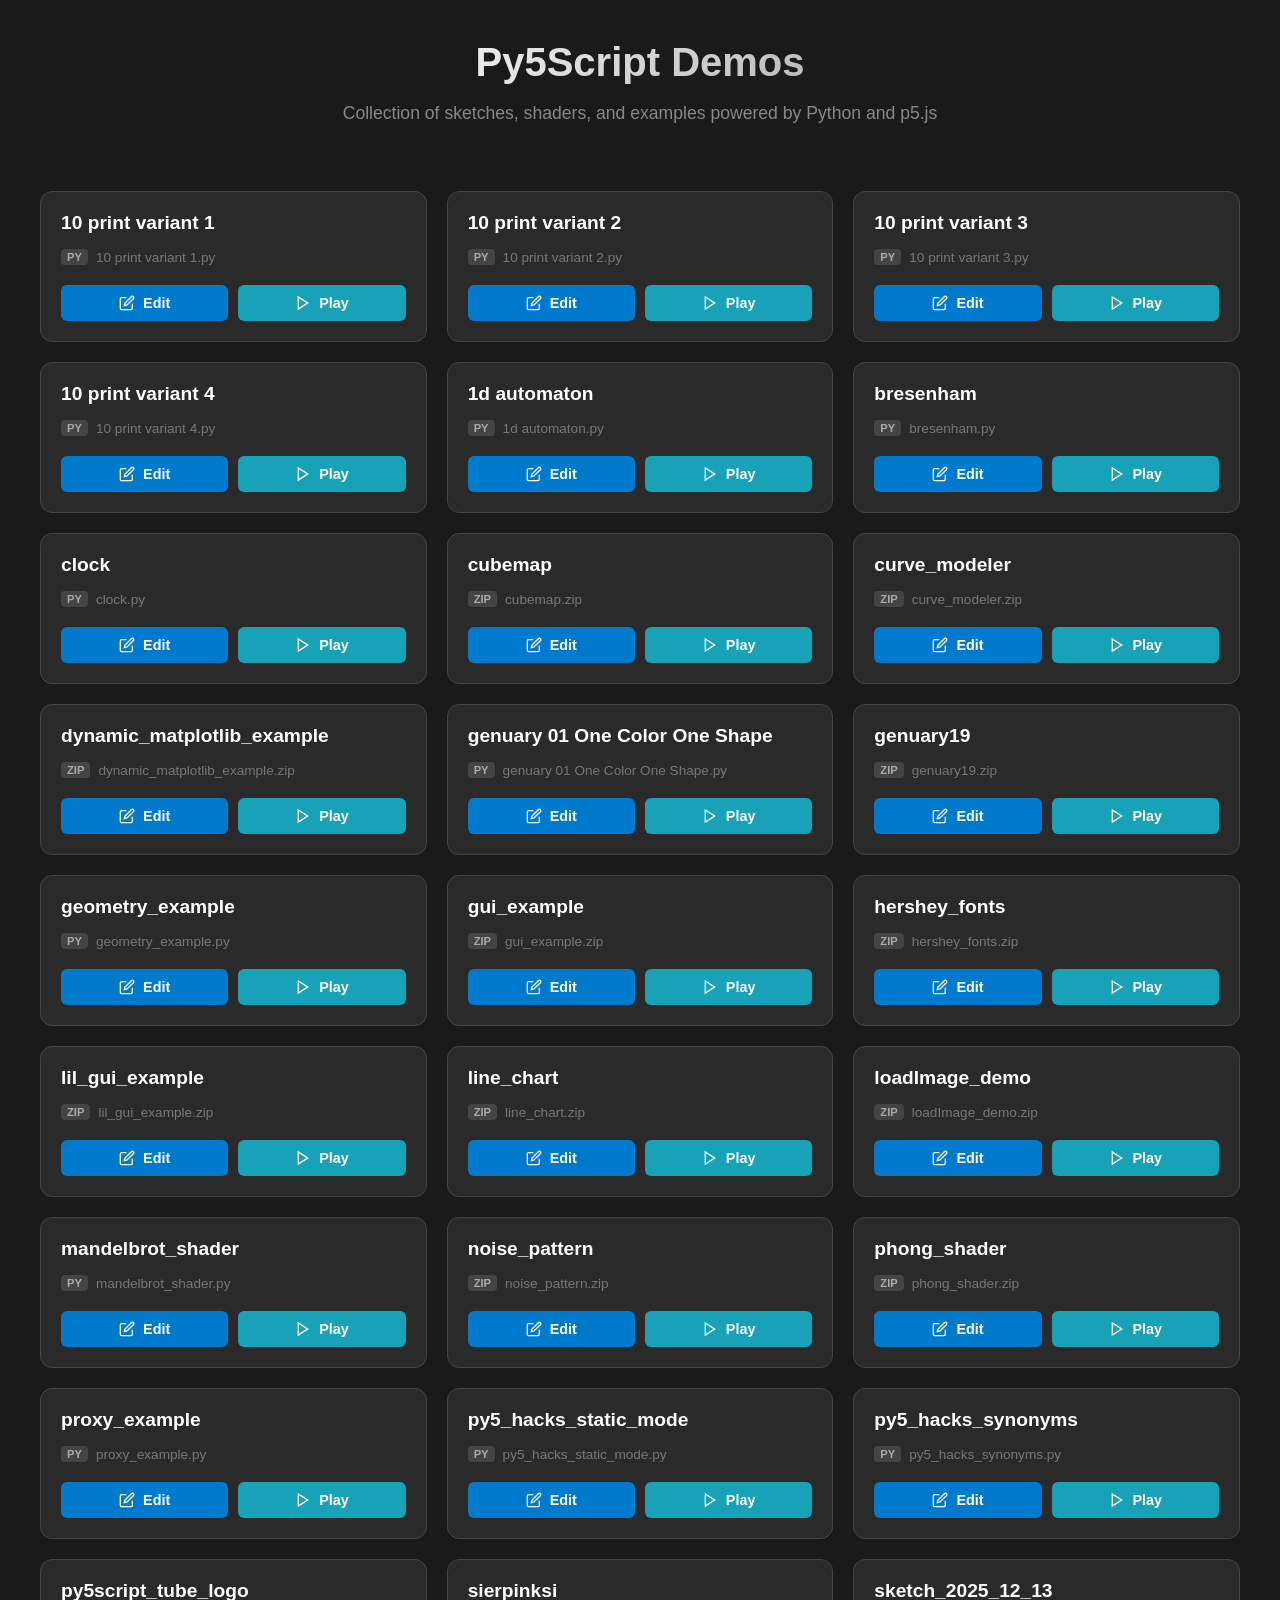
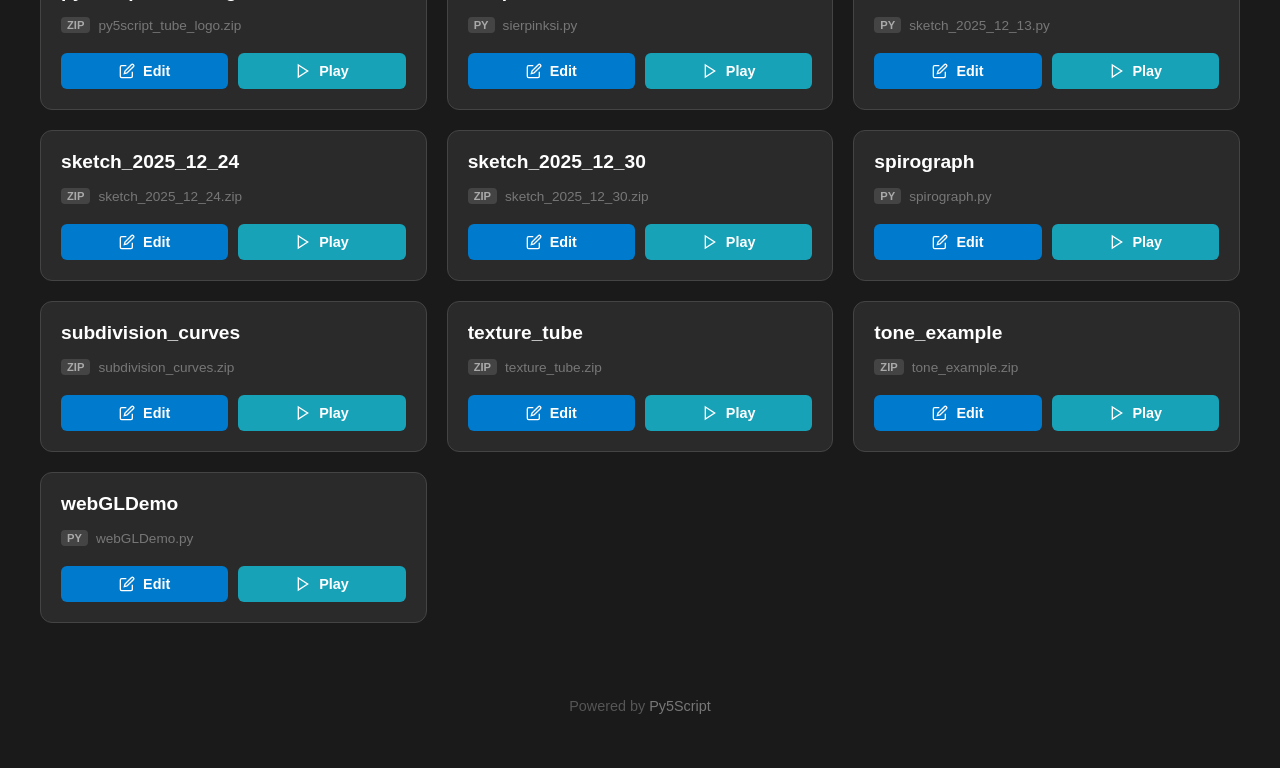
<file: demo/index.html>
<!DOCTYPE html>
<html lang="en">
<head>
    <meta charset="UTF-8">
    <meta name="viewport" content="width=device-width, initial-scale=1.0">
    <title>Py5Script Demos</title>
    <link rel="icon" type="image/x-icon" href="../favicon.ico">
    <style>
        :root {
            --bg-color: #1a1a1a;
            --card-bg: #2a2a2a;
            --text-color: #eee;
            --accent-color: #007acc;
            --view-color: #17a2b8;
            --run-color: #28a745;
            --border-color: #444;
            --hover-bg: #333;
        }

        body {
            font-family: 'Segoe UI', Roboto, Helvetica, Arial, sans-serif;
            background-color: var(--bg-color);
            color: var(--text-color);
            margin: 0;
            padding: 40px 20px;
            display: flex;
            flex-direction: column;
            align-items: center;
        }

        header {
            text-align: center;
            margin-bottom: 50px;
            max-width: 800px;
        }

        header h1 {
            font-size: 2.5rem;
            margin: 0 0 10px 0;
            background: linear-gradient(135deg, #fff 0%, #aaa 100%);
            -webkit-background-clip: text;
            -webkit-text-fill-color: transparent;
        }

        header p {
            color: #888;
            font-size: 1.1rem;
        }

        .demo-grid {
            display: grid;
            grid-template-columns: repeat(auto-fill, minmax(300px, 1fr));
            gap: 20px;
            width: 100%;
            max-width: 1200px;
        }

        .demo-card {
            background: var(--card-bg);
            border: 1px solid var(--border-color);
            border-radius: 12px;
            padding: 20px;
            transition: all 0.3s cubic-bezier(0.4, 0, 0.2, 1);
            display: flex;
            flex-direction: column;
            justify-content: space-between;
            position: relative;
            overflow: hidden;
        }

        .demo-card:hover {
            transform: translateY(-5px);
            border-color: var(--accent-color);
            box-shadow: 0 10px 20px rgba(0,0,0,0.3);
            background: var(--hover-bg);
        }

        .demo-card h3 {
            margin: 0 0 15px 0;
            font-size: 1.2rem;
            white-space: nowrap;
            overflow: hidden;
            text-overflow: ellipsis;
            color: #fff;
        }

        .demo-info {
            font-size: 0.85rem;
            color: #777;
            margin-bottom: 20px;
            display: flex;
            align-items: center;
            gap: 8px;
        }

        .file-type {
            padding: 2px 6px;
            border-radius: 4px;
            background: #444;
            color: #aaa;
            text-transform: uppercase;
            font-weight: bold;
            font-size: 0.7rem;
        }

        .actions {
            display: flex;
            gap: 10px;
        }

        .btn {
            flex: 1;
            padding: 10px;
            border-radius: 6px;
            text-decoration: none;
            font-weight: 600;
            font-size: 0.9rem;
            text-align: center;
            transition: filter 0.2s;
            display: flex;
            align-items: center;
            justify-content: center;
            gap: 8px;
        }

        .btn:hover {
            filter: brightness(1.2);
        }

        .btn-ide {
            background-color: var(--accent-color);
            color: white;
        }

        .btn-view {
            background-color: var(--view-color);
            color: white;
        }

        .icon {
            width: 16px;
            height: 16px;
            stroke: currentColor;
            fill: none;
            stroke-width: 2;
        }

        footer {
            margin-top: 60px;
            color: #555;
            font-size: 0.9rem;
        }

        footer a {
            color: #777;
            text-decoration: none;
        }

        footer a:hover {
            text-decoration: underline;
        }

        @media (max-width: 600px) {
            .demo-grid {
                grid-template-columns: 1fr;
            }
        }
    </style>
</head>
<body>

<header>
    <h1>Py5Script Demos</h1>
    <p>Collection of sketches, shaders, and examples powered by Python and p5.js</p>
</header>

<div class="demo-grid">
    <div class="demo-card">
        <h3>10 print variant 1</h3>
        <div class="demo-info">
            <span class="file-type">py</span>
            <span>10 print variant 1.py</span>
        </div>
        <div class="actions">
            <a href="../ide.html?sketch=demo/10%20print%20variant%201.py" class="btn btn-ide" title="Open in IDE">
                <svg class="icon" viewBox="0 0 24 24"><path d="M11 4H4a2 2 0 0 0-2 2v14a2 2 0 0 0 2 2h14a2 2 0 0 0 2-2v-7"></path><path d="M18.5 2.5a2.121 2.121 0 0 1 3 3L12 15l-4 1 1-4 9.5-9.5z"></path></svg>
                Edit
            </a>
            <a href="../view.html?sketch=demo/10%20print%20variant%201.py" class="btn btn-view" title="Run in View Mode">
                <svg class="icon" viewBox="0 0 24 24" fill="currentColor" stroke="none"><polygon points="5 3 19 12 5 21 5 3"></polygon></svg>
                Play
            </a>
        </div>
    </div>
    <div class="demo-card">
        <h3>10 print variant 2</h3>
        <div class="demo-info">
            <span class="file-type">py</span>
            <span>10 print variant 2.py</span>
        </div>
        <div class="actions">
            <a href="../ide.html?sketch=demo/10%20print%20variant%202.py" class="btn btn-ide" title="Open in IDE">
                <svg class="icon" viewBox="0 0 24 24"><path d="M11 4H4a2 2 0 0 0-2 2v14a2 2 0 0 0 2 2h14a2 2 0 0 0 2-2v-7"></path><path d="M18.5 2.5a2.121 2.121 0 0 1 3 3L12 15l-4 1 1-4 9.5-9.5z"></path></svg>
                Edit
            </a>
            <a href="../view.html?sketch=demo/10%20print%20variant%202.py" class="btn btn-view" title="Run in View Mode">
                <svg class="icon" viewBox="0 0 24 24" fill="currentColor" stroke="none"><polygon points="5 3 19 12 5 21 5 3"></polygon></svg>
                Play
            </a>
        </div>
    </div>
    <div class="demo-card">
        <h3>10 print variant 3</h3>
        <div class="demo-info">
            <span class="file-type">py</span>
            <span>10 print variant 3.py</span>
        </div>
        <div class="actions">
            <a href="../ide.html?sketch=demo/10%20print%20variant%203.py" class="btn btn-ide" title="Open in IDE">
                <svg class="icon" viewBox="0 0 24 24"><path d="M11 4H4a2 2 0 0 0-2 2v14a2 2 0 0 0 2 2h14a2 2 0 0 0 2-2v-7"></path><path d="M18.5 2.5a2.121 2.121 0 0 1 3 3L12 15l-4 1 1-4 9.5-9.5z"></path></svg>
                Edit
            </a>
            <a href="../view.html?sketch=demo/10%20print%20variant%203.py" class="btn btn-view" title="Run in View Mode">
                <svg class="icon" viewBox="0 0 24 24" fill="currentColor" stroke="none"><polygon points="5 3 19 12 5 21 5 3"></polygon></svg>
                Play
            </a>
        </div>
    </div>
    <div class="demo-card">
        <h3>10 print variant 4</h3>
        <div class="demo-info">
            <span class="file-type">py</span>
            <span>10 print variant 4.py</span>
        </div>
        <div class="actions">
            <a href="../ide.html?sketch=demo/10%20print%20variant%204.py" class="btn btn-ide" title="Open in IDE">
                <svg class="icon" viewBox="0 0 24 24"><path d="M11 4H4a2 2 0 0 0-2 2v14a2 2 0 0 0 2 2h14a2 2 0 0 0 2-2v-7"></path><path d="M18.5 2.5a2.121 2.121 0 0 1 3 3L12 15l-4 1 1-4 9.5-9.5z"></path></svg>
                Edit
            </a>
            <a href="../view.html?sketch=demo/10%20print%20variant%204.py" class="btn btn-view" title="Run in View Mode">
                <svg class="icon" viewBox="0 0 24 24" fill="currentColor" stroke="none"><polygon points="5 3 19 12 5 21 5 3"></polygon></svg>
                Play
            </a>
        </div>
    </div>
    <div class="demo-card">
        <h3>1d automaton</h3>
        <div class="demo-info">
            <span class="file-type">py</span>
            <span>1d automaton.py</span>
        </div>
        <div class="actions">
            <a href="../ide.html?sketch=demo/1d%20automaton.py" class="btn btn-ide" title="Open in IDE">
                <svg class="icon" viewBox="0 0 24 24"><path d="M11 4H4a2 2 0 0 0-2 2v14a2 2 0 0 0 2 2h14a2 2 0 0 0 2-2v-7"></path><path d="M18.5 2.5a2.121 2.121 0 0 1 3 3L12 15l-4 1 1-4 9.5-9.5z"></path></svg>
                Edit
            </a>
            <a href="../view.html?sketch=demo/1d%20automaton.py" class="btn btn-view" title="Run in View Mode">
                <svg class="icon" viewBox="0 0 24 24" fill="currentColor" stroke="none"><polygon points="5 3 19 12 5 21 5 3"></polygon></svg>
                Play
            </a>
        </div>
    </div>
    <div class="demo-card">
        <h3>bresenham</h3>
        <div class="demo-info">
            <span class="file-type">py</span>
            <span>bresenham.py</span>
        </div>
        <div class="actions">
            <a href="../ide.html?sketch=demo/bresenham.py" class="btn btn-ide" title="Open in IDE">
                <svg class="icon" viewBox="0 0 24 24"><path d="M11 4H4a2 2 0 0 0-2 2v14a2 2 0 0 0 2 2h14a2 2 0 0 0 2-2v-7"></path><path d="M18.5 2.5a2.121 2.121 0 0 1 3 3L12 15l-4 1 1-4 9.5-9.5z"></path></svg>
                Edit
            </a>
            <a href="../view.html?sketch=demo/bresenham.py" class="btn btn-view" title="Run in View Mode">
                <svg class="icon" viewBox="0 0 24 24" fill="currentColor" stroke="none"><polygon points="5 3 19 12 5 21 5 3"></polygon></svg>
                Play
            </a>
        </div>
    </div>
    <div class="demo-card">
        <h3>clock</h3>
        <div class="demo-info">
            <span class="file-type">py</span>
            <span>clock.py</span>
        </div>
        <div class="actions">
            <a href="../ide.html?sketch=demo/clock.py" class="btn btn-ide" title="Open in IDE">
                <svg class="icon" viewBox="0 0 24 24"><path d="M11 4H4a2 2 0 0 0-2 2v14a2 2 0 0 0 2 2h14a2 2 0 0 0 2-2v-7"></path><path d="M18.5 2.5a2.121 2.121 0 0 1 3 3L12 15l-4 1 1-4 9.5-9.5z"></path></svg>
                Edit
            </a>
            <a href="../view.html?sketch=demo/clock.py" class="btn btn-view" title="Run in View Mode">
                <svg class="icon" viewBox="0 0 24 24" fill="currentColor" stroke="none"><polygon points="5 3 19 12 5 21 5 3"></polygon></svg>
                Play
            </a>
        </div>
    </div>
    <div class="demo-card">
        <h3>cubemap</h3>
        <div class="demo-info">
            <span class="file-type">zip</span>
            <span>cubemap.zip</span>
        </div>
        <div class="actions">
            <a href="../ide.html?sketch=demo/cubemap.zip" class="btn btn-ide" title="Open in IDE">
                <svg class="icon" viewBox="0 0 24 24"><path d="M11 4H4a2 2 0 0 0-2 2v14a2 2 0 0 0 2 2h14a2 2 0 0 0 2-2v-7"></path><path d="M18.5 2.5a2.121 2.121 0 0 1 3 3L12 15l-4 1 1-4 9.5-9.5z"></path></svg>
                Edit
            </a>
            <a href="../view.html?sketch=demo/cubemap.zip" class="btn btn-view" title="Run in View Mode">
                <svg class="icon" viewBox="0 0 24 24" fill="currentColor" stroke="none"><polygon points="5 3 19 12 5 21 5 3"></polygon></svg>
                Play
            </a>
        </div>
    </div>
    <div class="demo-card">
        <h3>curve_modeler</h3>
        <div class="demo-info">
            <span class="file-type">zip</span>
            <span>curve_modeler.zip</span>
        </div>
        <div class="actions">
            <a href="../ide.html?sketch=demo/curve_modeler.zip" class="btn btn-ide" title="Open in IDE">
                <svg class="icon" viewBox="0 0 24 24"><path d="M11 4H4a2 2 0 0 0-2 2v14a2 2 0 0 0 2 2h14a2 2 0 0 0 2-2v-7"></path><path d="M18.5 2.5a2.121 2.121 0 0 1 3 3L12 15l-4 1 1-4 9.5-9.5z"></path></svg>
                Edit
            </a>
            <a href="../view.html?sketch=demo/curve_modeler.zip" class="btn btn-view" title="Run in View Mode">
                <svg class="icon" viewBox="0 0 24 24" fill="currentColor" stroke="none"><polygon points="5 3 19 12 5 21 5 3"></polygon></svg>
                Play
            </a>
        </div>
    </div>
    <div class="demo-card">
        <h3>dynamic_matplotlib_example</h3>
        <div class="demo-info">
            <span class="file-type">zip</span>
            <span>dynamic_matplotlib_example.zip</span>
        </div>
        <div class="actions">
            <a href="../ide.html?sketch=demo/dynamic_matplotlib_example.zip" class="btn btn-ide" title="Open in IDE">
                <svg class="icon" viewBox="0 0 24 24"><path d="M11 4H4a2 2 0 0 0-2 2v14a2 2 0 0 0 2 2h14a2 2 0 0 0 2-2v-7"></path><path d="M18.5 2.5a2.121 2.121 0 0 1 3 3L12 15l-4 1 1-4 9.5-9.5z"></path></svg>
                Edit
            </a>
            <a href="../view.html?sketch=demo/dynamic_matplotlib_example.zip" class="btn btn-view" title="Run in View Mode">
                <svg class="icon" viewBox="0 0 24 24" fill="currentColor" stroke="none"><polygon points="5 3 19 12 5 21 5 3"></polygon></svg>
                Play
            </a>
        </div>
    </div>
    <div class="demo-card">
        <h3>genuary 01 One Color One Shape</h3>
        <div class="demo-info">
            <span class="file-type">py</span>
            <span>genuary 01 One Color One Shape.py</span>
        </div>
        <div class="actions">
            <a href="../ide.html?sketch=demo/genuary%2001%20One%20Color%20One%20Shape.py" class="btn btn-ide" title="Open in IDE">
                <svg class="icon" viewBox="0 0 24 24"><path d="M11 4H4a2 2 0 0 0-2 2v14a2 2 0 0 0 2 2h14a2 2 0 0 0 2-2v-7"></path><path d="M18.5 2.5a2.121 2.121 0 0 1 3 3L12 15l-4 1 1-4 9.5-9.5z"></path></svg>
                Edit
            </a>
            <a href="../view.html?sketch=demo/genuary%2001%20One%20Color%20One%20Shape.py" class="btn btn-view" title="Run in View Mode">
                <svg class="icon" viewBox="0 0 24 24" fill="currentColor" stroke="none"><polygon points="5 3 19 12 5 21 5 3"></polygon></svg>
                Play
            </a>
        </div>
    </div>
    <div class="demo-card">
        <h3>genuary19</h3>
        <div class="demo-info">
            <span class="file-type">zip</span>
            <span>genuary19.zip</span>
        </div>
        <div class="actions">
            <a href="../ide.html?sketch=demo/genuary19.zip" class="btn btn-ide" title="Open in IDE">
                <svg class="icon" viewBox="0 0 24 24"><path d="M11 4H4a2 2 0 0 0-2 2v14a2 2 0 0 0 2 2h14a2 2 0 0 0 2-2v-7"></path><path d="M18.5 2.5a2.121 2.121 0 0 1 3 3L12 15l-4 1 1-4 9.5-9.5z"></path></svg>
                Edit
            </a>
            <a href="../view.html?sketch=demo/genuary19.zip" class="btn btn-view" title="Run in View Mode">
                <svg class="icon" viewBox="0 0 24 24" fill="currentColor" stroke="none"><polygon points="5 3 19 12 5 21 5 3"></polygon></svg>
                Play
            </a>
        </div>
    </div>
    <div class="demo-card">
        <h3>geometry_example</h3>
        <div class="demo-info">
            <span class="file-type">py</span>
            <span>geometry_example.py</span>
        </div>
        <div class="actions">
            <a href="../ide.html?sketch=demo/geometry_example.py" class="btn btn-ide" title="Open in IDE">
                <svg class="icon" viewBox="0 0 24 24"><path d="M11 4H4a2 2 0 0 0-2 2v14a2 2 0 0 0 2 2h14a2 2 0 0 0 2-2v-7"></path><path d="M18.5 2.5a2.121 2.121 0 0 1 3 3L12 15l-4 1 1-4 9.5-9.5z"></path></svg>
                Edit
            </a>
            <a href="../view.html?sketch=demo/geometry_example.py" class="btn btn-view" title="Run in View Mode">
                <svg class="icon" viewBox="0 0 24 24" fill="currentColor" stroke="none"><polygon points="5 3 19 12 5 21 5 3"></polygon></svg>
                Play
            </a>
        </div>
    </div>
    <div class="demo-card">
        <h3>gui_example</h3>
        <div class="demo-info">
            <span class="file-type">zip</span>
            <span>gui_example.zip</span>
        </div>
        <div class="actions">
            <a href="../ide.html?sketch=demo/gui_example.zip" class="btn btn-ide" title="Open in IDE">
                <svg class="icon" viewBox="0 0 24 24"><path d="M11 4H4a2 2 0 0 0-2 2v14a2 2 0 0 0 2 2h14a2 2 0 0 0 2-2v-7"></path><path d="M18.5 2.5a2.121 2.121 0 0 1 3 3L12 15l-4 1 1-4 9.5-9.5z"></path></svg>
                Edit
            </a>
            <a href="../view.html?sketch=demo/gui_example.zip" class="btn btn-view" title="Run in View Mode">
                <svg class="icon" viewBox="0 0 24 24" fill="currentColor" stroke="none"><polygon points="5 3 19 12 5 21 5 3"></polygon></svg>
                Play
            </a>
        </div>
    </div>
    <div class="demo-card">
        <h3>hershey_fonts</h3>
        <div class="demo-info">
            <span class="file-type">zip</span>
            <span>hershey_fonts.zip</span>
        </div>
        <div class="actions">
            <a href="../ide.html?sketch=demo/hershey_fonts.zip" class="btn btn-ide" title="Open in IDE">
                <svg class="icon" viewBox="0 0 24 24"><path d="M11 4H4a2 2 0 0 0-2 2v14a2 2 0 0 0 2 2h14a2 2 0 0 0 2-2v-7"></path><path d="M18.5 2.5a2.121 2.121 0 0 1 3 3L12 15l-4 1 1-4 9.5-9.5z"></path></svg>
                Edit
            </a>
            <a href="../view.html?sketch=demo/hershey_fonts.zip" class="btn btn-view" title="Run in View Mode">
                <svg class="icon" viewBox="0 0 24 24" fill="currentColor" stroke="none"><polygon points="5 3 19 12 5 21 5 3"></polygon></svg>
                Play
            </a>
        </div>
    </div>
    <div class="demo-card">
        <h3>lil_gui_example</h3>
        <div class="demo-info">
            <span class="file-type">zip</span>
            <span>lil_gui_example.zip</span>
        </div>
        <div class="actions">
            <a href="../ide.html?sketch=demo/lil_gui_example.zip" class="btn btn-ide" title="Open in IDE">
                <svg class="icon" viewBox="0 0 24 24"><path d="M11 4H4a2 2 0 0 0-2 2v14a2 2 0 0 0 2 2h14a2 2 0 0 0 2-2v-7"></path><path d="M18.5 2.5a2.121 2.121 0 0 1 3 3L12 15l-4 1 1-4 9.5-9.5z"></path></svg>
                Edit
            </a>
            <a href="../view.html?sketch=demo/lil_gui_example.zip" class="btn btn-view" title="Run in View Mode">
                <svg class="icon" viewBox="0 0 24 24" fill="currentColor" stroke="none"><polygon points="5 3 19 12 5 21 5 3"></polygon></svg>
                Play
            </a>
        </div>
    </div>
    <div class="demo-card">
        <h3>line_chart</h3>
        <div class="demo-info">
            <span class="file-type">zip</span>
            <span>line_chart.zip</span>
        </div>
        <div class="actions">
            <a href="../ide.html?sketch=demo/line_chart.zip" class="btn btn-ide" title="Open in IDE">
                <svg class="icon" viewBox="0 0 24 24"><path d="M11 4H4a2 2 0 0 0-2 2v14a2 2 0 0 0 2 2h14a2 2 0 0 0 2-2v-7"></path><path d="M18.5 2.5a2.121 2.121 0 0 1 3 3L12 15l-4 1 1-4 9.5-9.5z"></path></svg>
                Edit
            </a>
            <a href="../view.html?sketch=demo/line_chart.zip" class="btn btn-view" title="Run in View Mode">
                <svg class="icon" viewBox="0 0 24 24" fill="currentColor" stroke="none"><polygon points="5 3 19 12 5 21 5 3"></polygon></svg>
                Play
            </a>
        </div>
    </div>
    <div class="demo-card">
        <h3>loadImage_demo</h3>
        <div class="demo-info">
            <span class="file-type">zip</span>
            <span>loadImage_demo.zip</span>
        </div>
        <div class="actions">
            <a href="../ide.html?sketch=demo/loadImage_demo.zip" class="btn btn-ide" title="Open in IDE">
                <svg class="icon" viewBox="0 0 24 24"><path d="M11 4H4a2 2 0 0 0-2 2v14a2 2 0 0 0 2 2h14a2 2 0 0 0 2-2v-7"></path><path d="M18.5 2.5a2.121 2.121 0 0 1 3 3L12 15l-4 1 1-4 9.5-9.5z"></path></svg>
                Edit
            </a>
            <a href="../view.html?sketch=demo/loadImage_demo.zip" class="btn btn-view" title="Run in View Mode">
                <svg class="icon" viewBox="0 0 24 24" fill="currentColor" stroke="none"><polygon points="5 3 19 12 5 21 5 3"></polygon></svg>
                Play
            </a>
        </div>
    </div>
    <div class="demo-card">
        <h3>mandelbrot_shader</h3>
        <div class="demo-info">
            <span class="file-type">py</span>
            <span>mandelbrot_shader.py</span>
        </div>
        <div class="actions">
            <a href="../ide.html?sketch=demo/mandelbrot_shader.py" class="btn btn-ide" title="Open in IDE">
                <svg class="icon" viewBox="0 0 24 24"><path d="M11 4H4a2 2 0 0 0-2 2v14a2 2 0 0 0 2 2h14a2 2 0 0 0 2-2v-7"></path><path d="M18.5 2.5a2.121 2.121 0 0 1 3 3L12 15l-4 1 1-4 9.5-9.5z"></path></svg>
                Edit
            </a>
            <a href="../view.html?sketch=demo/mandelbrot_shader.py" class="btn btn-view" title="Run in View Mode">
                <svg class="icon" viewBox="0 0 24 24" fill="currentColor" stroke="none"><polygon points="5 3 19 12 5 21 5 3"></polygon></svg>
                Play
            </a>
        </div>
    </div>
    <div class="demo-card">
        <h3>noise_pattern</h3>
        <div class="demo-info">
            <span class="file-type">zip</span>
            <span>noise_pattern.zip</span>
        </div>
        <div class="actions">
            <a href="../ide.html?sketch=demo/noise_pattern.zip" class="btn btn-ide" title="Open in IDE">
                <svg class="icon" viewBox="0 0 24 24"><path d="M11 4H4a2 2 0 0 0-2 2v14a2 2 0 0 0 2 2h14a2 2 0 0 0 2-2v-7"></path><path d="M18.5 2.5a2.121 2.121 0 0 1 3 3L12 15l-4 1 1-4 9.5-9.5z"></path></svg>
                Edit
            </a>
            <a href="../view.html?sketch=demo/noise_pattern.zip" class="btn btn-view" title="Run in View Mode">
                <svg class="icon" viewBox="0 0 24 24" fill="currentColor" stroke="none"><polygon points="5 3 19 12 5 21 5 3"></polygon></svg>
                Play
            </a>
        </div>
    </div>
    <div class="demo-card">
        <h3>phong_shader</h3>
        <div class="demo-info">
            <span class="file-type">zip</span>
            <span>phong_shader.zip</span>
        </div>
        <div class="actions">
            <a href="../ide.html?sketch=demo/phong_shader.zip" class="btn btn-ide" title="Open in IDE">
                <svg class="icon" viewBox="0 0 24 24"><path d="M11 4H4a2 2 0 0 0-2 2v14a2 2 0 0 0 2 2h14a2 2 0 0 0 2-2v-7"></path><path d="M18.5 2.5a2.121 2.121 0 0 1 3 3L12 15l-4 1 1-4 9.5-9.5z"></path></svg>
                Edit
            </a>
            <a href="../view.html?sketch=demo/phong_shader.zip" class="btn btn-view" title="Run in View Mode">
                <svg class="icon" viewBox="0 0 24 24" fill="currentColor" stroke="none"><polygon points="5 3 19 12 5 21 5 3"></polygon></svg>
                Play
            </a>
        </div>
    </div>
    <div class="demo-card">
        <h3>proxy_example</h3>
        <div class="demo-info">
            <span class="file-type">py</span>
            <span>proxy_example.py</span>
        </div>
        <div class="actions">
            <a href="../ide.html?sketch=demo/proxy_example.py" class="btn btn-ide" title="Open in IDE">
                <svg class="icon" viewBox="0 0 24 24"><path d="M11 4H4a2 2 0 0 0-2 2v14a2 2 0 0 0 2 2h14a2 2 0 0 0 2-2v-7"></path><path d="M18.5 2.5a2.121 2.121 0 0 1 3 3L12 15l-4 1 1-4 9.5-9.5z"></path></svg>
                Edit
            </a>
            <a href="../view.html?sketch=demo/proxy_example.py" class="btn btn-view" title="Run in View Mode">
                <svg class="icon" viewBox="0 0 24 24" fill="currentColor" stroke="none"><polygon points="5 3 19 12 5 21 5 3"></polygon></svg>
                Play
            </a>
        </div>
    </div>
    <div class="demo-card">
        <h3>py5_hacks_static_mode</h3>
        <div class="demo-info">
            <span class="file-type">py</span>
            <span>py5_hacks_static_mode.py</span>
        </div>
        <div class="actions">
            <a href="../ide.html?sketch=demo/py5_hacks_static_mode.py" class="btn btn-ide" title="Open in IDE">
                <svg class="icon" viewBox="0 0 24 24"><path d="M11 4H4a2 2 0 0 0-2 2v14a2 2 0 0 0 2 2h14a2 2 0 0 0 2-2v-7"></path><path d="M18.5 2.5a2.121 2.121 0 0 1 3 3L12 15l-4 1 1-4 9.5-9.5z"></path></svg>
                Edit
            </a>
            <a href="../view.html?sketch=demo/py5_hacks_static_mode.py" class="btn btn-view" title="Run in View Mode">
                <svg class="icon" viewBox="0 0 24 24" fill="currentColor" stroke="none"><polygon points="5 3 19 12 5 21 5 3"></polygon></svg>
                Play
            </a>
        </div>
    </div>
    <div class="demo-card">
        <h3>py5_hacks_synonyms</h3>
        <div class="demo-info">
            <span class="file-type">py</span>
            <span>py5_hacks_synonyms.py</span>
        </div>
        <div class="actions">
            <a href="../ide.html?sketch=demo/py5_hacks_synonyms.py" class="btn btn-ide" title="Open in IDE">
                <svg class="icon" viewBox="0 0 24 24"><path d="M11 4H4a2 2 0 0 0-2 2v14a2 2 0 0 0 2 2h14a2 2 0 0 0 2-2v-7"></path><path d="M18.5 2.5a2.121 2.121 0 0 1 3 3L12 15l-4 1 1-4 9.5-9.5z"></path></svg>
                Edit
            </a>
            <a href="../view.html?sketch=demo/py5_hacks_synonyms.py" class="btn btn-view" title="Run in View Mode">
                <svg class="icon" viewBox="0 0 24 24" fill="currentColor" stroke="none"><polygon points="5 3 19 12 5 21 5 3"></polygon></svg>
                Play
            </a>
        </div>
    </div>
    <div class="demo-card">
        <h3>py5script_tube_logo</h3>
        <div class="demo-info">
            <span class="file-type">zip</span>
            <span>py5script_tube_logo.zip</span>
        </div>
        <div class="actions">
            <a href="../ide.html?sketch=demo/py5script_tube_logo.zip" class="btn btn-ide" title="Open in IDE">
                <svg class="icon" viewBox="0 0 24 24"><path d="M11 4H4a2 2 0 0 0-2 2v14a2 2 0 0 0 2 2h14a2 2 0 0 0 2-2v-7"></path><path d="M18.5 2.5a2.121 2.121 0 0 1 3 3L12 15l-4 1 1-4 9.5-9.5z"></path></svg>
                Edit
            </a>
            <a href="../view.html?sketch=demo/py5script_tube_logo.zip" class="btn btn-view" title="Run in View Mode">
                <svg class="icon" viewBox="0 0 24 24" fill="currentColor" stroke="none"><polygon points="5 3 19 12 5 21 5 3"></polygon></svg>
                Play
            </a>
        </div>
    </div>
    <div class="demo-card">
        <h3>sierpinksi</h3>
        <div class="demo-info">
            <span class="file-type">py</span>
            <span>sierpinksi.py</span>
        </div>
        <div class="actions">
            <a href="../ide.html?sketch=demo/sierpinksi.py" class="btn btn-ide" title="Open in IDE">
                <svg class="icon" viewBox="0 0 24 24"><path d="M11 4H4a2 2 0 0 0-2 2v14a2 2 0 0 0 2 2h14a2 2 0 0 0 2-2v-7"></path><path d="M18.5 2.5a2.121 2.121 0 0 1 3 3L12 15l-4 1 1-4 9.5-9.5z"></path></svg>
                Edit
            </a>
            <a href="../view.html?sketch=demo/sierpinksi.py" class="btn btn-view" title="Run in View Mode">
                <svg class="icon" viewBox="0 0 24 24" fill="currentColor" stroke="none"><polygon points="5 3 19 12 5 21 5 3"></polygon></svg>
                Play
            </a>
        </div>
    </div>
    <div class="demo-card">
        <h3>sketch_2025_12_13</h3>
        <div class="demo-info">
            <span class="file-type">py</span>
            <span>sketch_2025_12_13.py</span>
        </div>
        <div class="actions">
            <a href="../ide.html?sketch=demo/sketch_2025_12_13.py" class="btn btn-ide" title="Open in IDE">
                <svg class="icon" viewBox="0 0 24 24"><path d="M11 4H4a2 2 0 0 0-2 2v14a2 2 0 0 0 2 2h14a2 2 0 0 0 2-2v-7"></path><path d="M18.5 2.5a2.121 2.121 0 0 1 3 3L12 15l-4 1 1-4 9.5-9.5z"></path></svg>
                Edit
            </a>
            <a href="../view.html?sketch=demo/sketch_2025_12_13.py" class="btn btn-view" title="Run in View Mode">
                <svg class="icon" viewBox="0 0 24 24" fill="currentColor" stroke="none"><polygon points="5 3 19 12 5 21 5 3"></polygon></svg>
                Play
            </a>
        </div>
    </div>
    <div class="demo-card">
        <h3>sketch_2025_12_24</h3>
        <div class="demo-info">
            <span class="file-type">zip</span>
            <span>sketch_2025_12_24.zip</span>
        </div>
        <div class="actions">
            <a href="../ide.html?sketch=demo/sketch_2025_12_24.zip" class="btn btn-ide" title="Open in IDE">
                <svg class="icon" viewBox="0 0 24 24"><path d="M11 4H4a2 2 0 0 0-2 2v14a2 2 0 0 0 2 2h14a2 2 0 0 0 2-2v-7"></path><path d="M18.5 2.5a2.121 2.121 0 0 1 3 3L12 15l-4 1 1-4 9.5-9.5z"></path></svg>
                Edit
            </a>
            <a href="../view.html?sketch=demo/sketch_2025_12_24.zip" class="btn btn-view" title="Run in View Mode">
                <svg class="icon" viewBox="0 0 24 24" fill="currentColor" stroke="none"><polygon points="5 3 19 12 5 21 5 3"></polygon></svg>
                Play
            </a>
        </div>
    </div>
    <div class="demo-card">
        <h3>sketch_2025_12_30</h3>
        <div class="demo-info">
            <span class="file-type">zip</span>
            <span>sketch_2025_12_30.zip</span>
        </div>
        <div class="actions">
            <a href="../ide.html?sketch=demo/sketch_2025_12_30.zip" class="btn btn-ide" title="Open in IDE">
                <svg class="icon" viewBox="0 0 24 24"><path d="M11 4H4a2 2 0 0 0-2 2v14a2 2 0 0 0 2 2h14a2 2 0 0 0 2-2v-7"></path><path d="M18.5 2.5a2.121 2.121 0 0 1 3 3L12 15l-4 1 1-4 9.5-9.5z"></path></svg>
                Edit
            </a>
            <a href="../view.html?sketch=demo/sketch_2025_12_30.zip" class="btn btn-view" title="Run in View Mode">
                <svg class="icon" viewBox="0 0 24 24" fill="currentColor" stroke="none"><polygon points="5 3 19 12 5 21 5 3"></polygon></svg>
                Play
            </a>
        </div>
    </div>
    <div class="demo-card">
        <h3>spirograph</h3>
        <div class="demo-info">
            <span class="file-type">py</span>
            <span>spirograph.py</span>
        </div>
        <div class="actions">
            <a href="../ide.html?sketch=demo/spirograph.py" class="btn btn-ide" title="Open in IDE">
                <svg class="icon" viewBox="0 0 24 24"><path d="M11 4H4a2 2 0 0 0-2 2v14a2 2 0 0 0 2 2h14a2 2 0 0 0 2-2v-7"></path><path d="M18.5 2.5a2.121 2.121 0 0 1 3 3L12 15l-4 1 1-4 9.5-9.5z"></path></svg>
                Edit
            </a>
            <a href="../view.html?sketch=demo/spirograph.py" class="btn btn-view" title="Run in View Mode">
                <svg class="icon" viewBox="0 0 24 24" fill="currentColor" stroke="none"><polygon points="5 3 19 12 5 21 5 3"></polygon></svg>
                Play
            </a>
        </div>
    </div>
    <div class="demo-card">
        <h3>subdivision_curves</h3>
        <div class="demo-info">
            <span class="file-type">zip</span>
            <span>subdivision_curves.zip</span>
        </div>
        <div class="actions">
            <a href="../ide.html?sketch=demo/subdivision_curves.zip" class="btn btn-ide" title="Open in IDE">
                <svg class="icon" viewBox="0 0 24 24"><path d="M11 4H4a2 2 0 0 0-2 2v14a2 2 0 0 0 2 2h14a2 2 0 0 0 2-2v-7"></path><path d="M18.5 2.5a2.121 2.121 0 0 1 3 3L12 15l-4 1 1-4 9.5-9.5z"></path></svg>
                Edit
            </a>
            <a href="../view.html?sketch=demo/subdivision_curves.zip" class="btn btn-view" title="Run in View Mode">
                <svg class="icon" viewBox="0 0 24 24" fill="currentColor" stroke="none"><polygon points="5 3 19 12 5 21 5 3"></polygon></svg>
                Play
            </a>
        </div>
    </div>
    <div class="demo-card">
        <h3>texture_tube</h3>
        <div class="demo-info">
            <span class="file-type">zip</span>
            <span>texture_tube.zip</span>
        </div>
        <div class="actions">
            <a href="../ide.html?sketch=demo/texture_tube.zip" class="btn btn-ide" title="Open in IDE">
                <svg class="icon" viewBox="0 0 24 24"><path d="M11 4H4a2 2 0 0 0-2 2v14a2 2 0 0 0 2 2h14a2 2 0 0 0 2-2v-7"></path><path d="M18.5 2.5a2.121 2.121 0 0 1 3 3L12 15l-4 1 1-4 9.5-9.5z"></path></svg>
                Edit
            </a>
            <a href="../view.html?sketch=demo/texture_tube.zip" class="btn btn-view" title="Run in View Mode">
                <svg class="icon" viewBox="0 0 24 24" fill="currentColor" stroke="none"><polygon points="5 3 19 12 5 21 5 3"></polygon></svg>
                Play
            </a>
        </div>
    </div>
    <div class="demo-card">
        <h3>tone_example</h3>
        <div class="demo-info">
            <span class="file-type">zip</span>
            <span>tone_example.zip</span>
        </div>
        <div class="actions">
            <a href="../ide.html?sketch=demo/tone_example.zip" class="btn btn-ide" title="Open in IDE">
                <svg class="icon" viewBox="0 0 24 24"><path d="M11 4H4a2 2 0 0 0-2 2v14a2 2 0 0 0 2 2h14a2 2 0 0 0 2-2v-7"></path><path d="M18.5 2.5a2.121 2.121 0 0 1 3 3L12 15l-4 1 1-4 9.5-9.5z"></path></svg>
                Edit
            </a>
            <a href="../view.html?sketch=demo/tone_example.zip" class="btn btn-view" title="Run in View Mode">
                <svg class="icon" viewBox="0 0 24 24" fill="currentColor" stroke="none"><polygon points="5 3 19 12 5 21 5 3"></polygon></svg>
                Play
            </a>
        </div>
    </div>
    <div class="demo-card">
        <h3>webGLDemo</h3>
        <div class="demo-info">
            <span class="file-type">py</span>
            <span>webGLDemo.py</span>
        </div>
        <div class="actions">
            <a href="../ide.html?sketch=demo/webGLDemo.py" class="btn btn-ide" title="Open in IDE">
                <svg class="icon" viewBox="0 0 24 24"><path d="M11 4H4a2 2 0 0 0-2 2v14a2 2 0 0 0 2 2h14a2 2 0 0 0 2-2v-7"></path><path d="M18.5 2.5a2.121 2.121 0 0 1 3 3L12 15l-4 1 1-4 9.5-9.5z"></path></svg>
                Edit
            </a>
            <a href="../view.html?sketch=demo/webGLDemo.py" class="btn btn-view" title="Run in View Mode">
                <svg class="icon" viewBox="0 0 24 24" fill="currentColor" stroke="none"><polygon points="5 3 19 12 5 21 5 3"></polygon></svg>
                Play
            </a>
        </div>
    </div>
</div>

<footer>
    <p>Powered by <a href="https://github.com/esperanc/Py5Script">Py5Script</a></p>
</footer>

</body>
</html>
</file>
